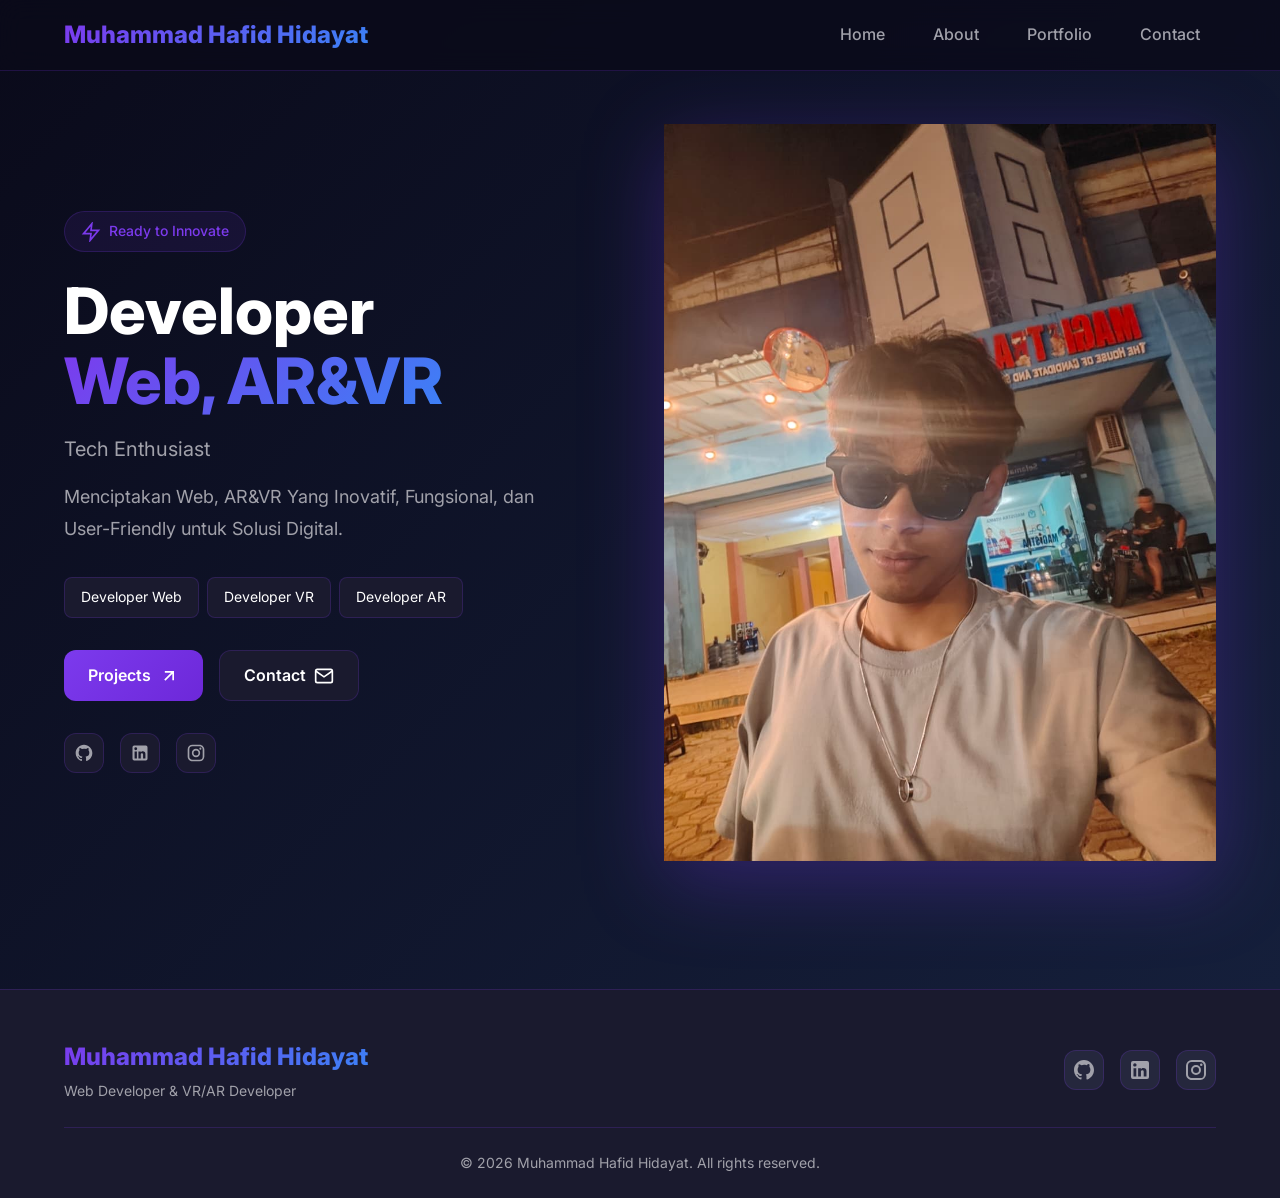
<file: index.html>
<!DOCTYPE html>
<html lang="id">
<head>
    <meta charset="UTF-8">
    <meta name="viewport" content="width=device-width, initial-scale=1.0">
    <title>Muhammad Hafid Hidayat - Home</title>
    <link rel="stylesheet" href="assets/css/style.css">
    <link rel="preconnect" href="https://fonts.googleapis.com">
    <link rel="preconnect" href="https://fonts.gstatic.com" crossorigin>
    <link href="https://fonts.googleapis.com/css2?family=Inter:wght@300;400;500;600;700;800&display=swap" rel="stylesheet">
</head>
<body data-page="home">
    <header class="header">
        <nav class="nav container">
            <div class="nav-brand">
                <a href="index.html" class="brand-link">Muhammad Hafid Hidayat</a>
            </div>
            <button class="nav-toggle" id="navToggle" aria-label="Toggle navigation">
                <span></span>
                <span></span>
                <span></span>
            </button>
            <ul class="nav-menu" id="navMenu">
                <li class="nav-item">
                    <a href="index.html" class="nav-link">Home</a>
                </li>
                <li class="nav-item">
                    <a href="about.html" class="nav-link">About</a>
                </li>
                <li class="nav-item">
                    <a href="portfolio.html" class="nav-link">Portfolio</a>
                </li>
                <li class="nav-item">
                    <a href="contact.html" class="nav-link">Contact</a>
                </li>
            </ul>
        </nav>
    </header>

    <main>
        <section class="hero" id="home">
            <div class="container">
                <div class="hero-content">
                    <div class="hero-text">
                        <div class="hero-badge">
                            <svg width="20" height="20" viewBox="0 0 24 24" fill="none" stroke="currentColor" stroke-width="2">
                                <path d="M13 2L3 14h9l-1 8 10-12h-9l1-8z"/>
                            </svg>
                            <span>Ready to Innovate</span>
                        </div>
                        <h1 class="hero-title">
                            Developer<br>
                            <span class="gradient-text">Web, AR&VR</span>
                        </h1>
                        <p class="hero-subtitle">Tech Enthusiast</p>
                        <p class="hero-description">
                            Menciptakan Web, AR&VR Yang Inovatif, Fungsional, dan User-Friendly untuk Solusi Digital.
                        </p>
                        <div class="hero-tags">
                            <span class="tag">Developer Web</span>
                            <span class="tag">Developer VR</span>
                            <span class="tag">Developer AR</span>
                        </div>
                        <div class="hero-buttons">
                            <a href="portfolio.html" class="btn btn-primary">
                                <span>Projects</span>
                                <svg width="20" height="20" viewBox="0 0 24 24" fill="none" stroke="currentColor" stroke-width="2">
                                    <path d="M7 7h10v10M7 17L17 7"/>
                                </svg>
                            </a>
                            <a href="contact.html" class="btn btn-secondary">
                                <span>Contact</span>
                                <svg width="20" height="20" viewBox="0 0 24 24" fill="none" stroke="currentColor" stroke-width="2">
                                    <path d="M4 4h16c1.1 0 2 .9 2 2v12c0 1.1-.9 2-2 2H4c-1.1 0-2-.9-2-2V6c0-1.1.9-2 2-2z"/>
                                    <polyline points="22,6 12,13 2,6"/>
                                </svg>
                            </a>
                        </div>
                        <div class="hero-social">
                            <a href="https://github.com/dayathaoet?tab=repositories" target="_blank" rel="noopener noreferrer" class="social-icon" aria-label="GitHub">
                                <svg width="20" height="20" viewBox="0 0 24 24" fill="currentColor">
                                    <path d="M12 2C6.477 2 2 6.477 2 12c0 4.42 2.865 8.17 6.839 9.49.5.092.682-.217.682-.482 0-.237-.008-.866-.013-1.7-2.782.603-3.369-1.34-3.369-1.34-.454-1.156-1.11-1.463-1.11-1.463-.908-.62.069-.608.069-.608 1.003.07 1.531 1.03 1.531 1.03.892 1.529 2.341 1.087 2.91.831.092-.646.35-1.086.636-1.336-2.22-.253-4.555-1.11-4.555-4.943 0-1.091.39-1.984 1.029-2.683-.103-.253-.446-1.27.098-2.647 0 0 .84-.269 2.75 1.025A9.578 9.578 0 0112 6.836c.85.004 1.705.114 2.504.336 1.909-1.294 2.747-1.025 2.747-1.025.546 1.377.203 2.394.1 2.647.64.699 1.028 1.592 1.028 2.683 0 3.842-2.339 4.687-4.566 4.935.359.309.678.919.678 1.852 0 1.336-.012 2.415-.012 2.743 0 .267.18.578.688.48C19.138 20.167 22 16.418 22 12c0-5.523-4.477-10-10-10z"/>
                                </svg>
                            </a>
                            <a href="https://www.linkedin.com/in/muhammad-hafid-hidayat-05b8251b3/" target="_blank" rel="noopener noreferrer" class="social-icon" aria-label="LinkedIn">
                                <svg width="20" height="20" viewBox="0 0 24 24" fill="currentColor">
                                    <path d="M19 3a2 2 0 012 2v14a2 2 0 01-2 2H5a2 2 0 01-2-2V5a2 2 0 012-2h14m-.5 15.5v-5.3a3.26 3.26 0 00-3.26-3.26c-.85 0-1.84.52-2.32 1.3v-1.11h-2.79v8.37h2.79v-4.93c0-.77.62-1.4 1.39-1.4a1.4 1.4 0 011.4 1.4v4.93h2.79M6.88 8.56a1.68 1.68 0 001.68-1.68c0-.93-.75-1.69-1.68-1.69a1.69 1.69 0 00-1.69 1.69c0 .93.76 1.68 1.69 1.68m1.39 9.94v-8.37H5.5v8.37h2.77z"/>
                                </svg>
                            </a>
                            <a href="https://www.instagram.com/key_lan41/" target="_blank" rel="noopener noreferrer" class="social-icon" aria-label="Instagram">
                                <svg width="20" height="20" viewBox="0 0 24 24" fill="currentColor">
                                    <path d="M7.8 2h8.4C19.4 2 22 4.6 22 7.8v8.4a5.8 5.8 0 01-5.8 5.8H7.8C4.6 22 2 19.4 2 16.2V7.8A5.8 5.8 0 017.8 2m-.2 2A3.6 3.6 0 004 7.6v8.8C4 18.39 5.61 20 7.6 20h8.8a3.6 3.6 0 003.6-3.6V7.6C20 5.61 18.39 4 16.4 4H7.6m9.65 1.5a1.25 1.25 0 011.25 1.25A1.25 1.25 0 0117.25 8 1.25 1.25 0 0116 6.75a1.25 1.25 0 011.25-1.25M12 7a5 5 0 015 5 5 5 0 01-5 5 5 5 0 01-5-5 5 5 0 015-5m0 2a3 3 0 00-3 3 3 3 0 003 3 3 3 0 003-3 3 3 0 00-3-3z"/>
                                </svg>
                            </a>
                        </div>
                    </div>
                    <div class="hero-visual">
                        <img src="Gambar/sanatai.jpeg" alt="Illustration of modern developer workspace with code editor, colorful gears, and technical icons representing frontend development" class="hero-image">
                    </div>
                </div>
            </div>
        </section>
    </main>

    <footer class="footer">
        <div class="container">
            <div class="footer-content">
                <div class="footer-brand">
                    <h3>Muhammad Hafid Hidayat</h3>
                    <p>Web Developer & VR/AR Developer</p>
                </div>
                <div class="footer-social">
                    <a href="https://github.com/dayathaoet?tab=repositories" target="_blank" rel="noopener noreferrer" class="social-link" aria-label="GitHub">
                        <svg width="24" height="24" viewBox="0 0 24 24" fill="currentColor"><path d="M12 2C6.477 2 2 6.477 2 12c0 4.42 2.865 8.17 6.839 9.49.5.092.682-.217.682-.482 0-.237-.008-.866-.013-1.7-2.782.603-3.369-1.34-3.369-1.34-.454-1.156-1.11-1.463-1.11-1.463-.908-.62.069-.608.069-.608 1.003.07 1.531 1.03 1.531 1.03.892 1.529 2.341 1.087 2.91.831.092-.646.35-1.086.636-1.336-2.22-.253-4.555-1.11-4.555-4.943 0-1.091.39-1.984 1.029-2.683-.103-.253-.446-1.27.098-2.647 0 0 .84-.269 2.75 1.025A9.578 9.578 0 0112 6.836c.85.004 1.705.114 2.504.336 1.909-1.294 2.747-1.025 2.747-1.025.546 1.377.203 2.394.1 2.647.64.699 1.028 1.592 1.028 2.683 0 3.842-2.339 4.687-4.566 4.935.359.309.678.919.678 1.852 0 1.336-.012 2.415-.012 2.743 0 .267.18.578.688.48C19.138 20.167 22 16.418 22 12c0-5.523-4.477-10-10-10z"/></svg>
                    </a>
                    <a href="https://www.linkedin.com/in/muhammad-hafid-hidayat-05b8251b3/" target="_blank" rel="noopener noreferrer" class="social-link" aria-label="LinkedIn">
                        <svg width="24" height="24" viewBox="0 0 24 24" fill="currentColor"><path d="M19 3a2 2 0 012 2v14a2 2 0 01-2 2H5a2 2 0 01-2-2V5a2 2 0 012-2h14m-.5 15.5v-5.3a3.26 3.26 0 00-3.26-3.26c-.85 0-1.84.52-2.32 1.3v-1.11h-2.79v8.37h2.79v-4.93c0-.77.62-1.4 1.39-1.4a1.4 1.4 0 011.4 1.4v4.93h2.79M6.88 8.56a1.68 1.68 0 001.68-1.68c0-.93-.75-1.69-1.68-1.69a1.69 1.69 0 00-1.69 1.69c0 .93.76 1.68 1.69 1.68m1.39 9.94v-8.37H5.5v8.37h2.77z"/></svg>
                    </a>
                    <a href="https://www.instagram.com/key_lan41/" target="_blank" rel="noopener noreferrer" class="social-link" aria-label="Instagram">
                        <svg width="24" height="24" viewBox="0 0 24 24" fill="currentColor"><path d="M7.8 2h8.4C19.4 2 22 4.6 22 7.8v8.4a5.8 5.8 0 01-5.8 5.8H7.8C4.6 22 2 19.4 2 16.2V7.8A5.8 5.8 0 017.8 2m-.2 2A3.6 3.6 0 004 7.6v8.8C4 18.39 5.61 20 7.6 20h8.8a3.6 3.6 0 003.6-3.6V7.6C20 5.61 18.39 4 16.4 4H7.6m9.65 1.5a1.25 1.25 0 011.25 1.25A1.25 1.25 0 0117.25 8 1.25 1.25 0 0116 6.75a1.25 1.25 0 011.25-1.25M12 7a5 5 0 015 5 5 5 0 01-5 5 5 5 0 01-5-5 5 5 0 015-5m0 2a3 3 0 00-3 3 3 3 0 003 3 3 3 0 003-3 3 3 0 00-3-3z"/></svg>
                    </a>
                </div>
            </div>
            <div class="footer-bottom">
                <p>&copy; <span id="year">2026</span> Muhammad Hafid Hidayat. All rights reserved.</p>
            </div>
        </div>
    </footer>

    <script src="assets/js/script.js"></script>
</body>
</html>
</file>
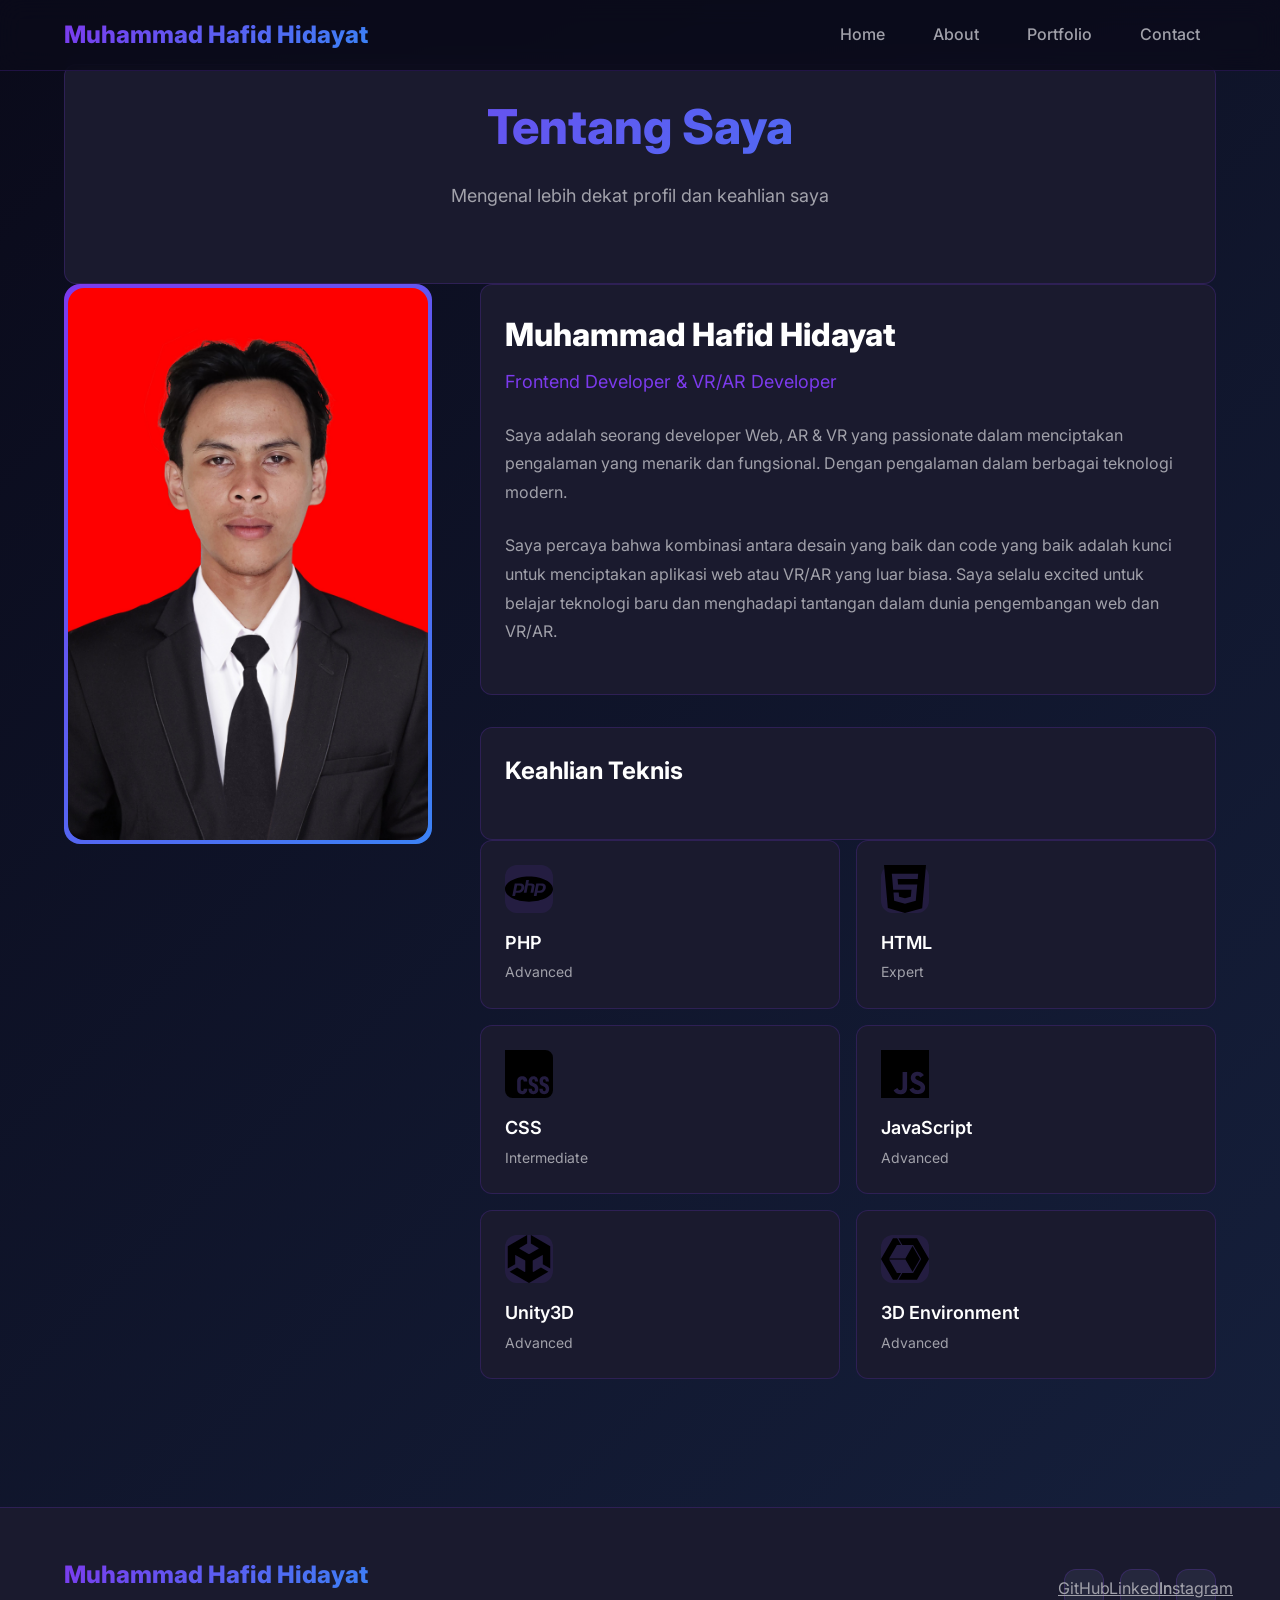
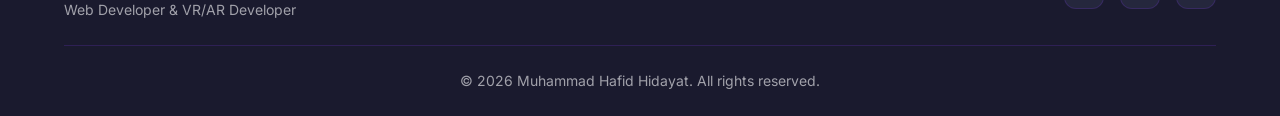
<file: about.html>
<!DOCTYPE html>
<html lang="id">
<head>
    <meta charset="UTF-8">
    <meta name="viewport" content="width=device-width, initial-scale=1.0">
    <title>Muhammad Hafid Hidayat - About</title>
    <link rel="stylesheet" href="assets/css/style.css">
    <link rel="preconnect" href="https://fonts.googleapis.com">
    <link rel="preconnect" href="https://fonts.gstatic.com" crossorigin>
    <link href="https://fonts.googleapis.com/css2?family=Inter:wght@300;400;500;600;700;800&display=swap" rel="stylesheet">
</head>
<body data-page="about">
    <header class="header">
        <nav class="nav container">
            <div class="nav-brand">
                <a href="index.html" class="brand-link">Muhammad Hafid Hidayat</a>
            </div>
            <button class="nav-toggle" id="navToggle" aria-label="Toggle navigation">
                <span></span>
                <span></span>
                <span></span>
            </button>
            <ul class="nav-menu" id="navMenu">
                <li class="nav-item"><a href="index.html" class="nav-link">Home</a></li>
                <li class="nav-item"><a href="about.html" class="nav-link">About</a></li>
                <li class="nav-item"><a href="portfolio.html" class="nav-link">Portfolio</a></li>
                <li class="nav-item"><a href="contact.html" class="nav-link">Contact</a></li>
            </ul>
        </nav>
    </header>

    <main>
        <section class="about" id="about">
            <div class="container">
                <div class="skill-card">
                    <div class="section-header">
                        <h2 class="section-title">Tentang Saya</h2>
                        <p class="section-subtitle">Mengenal lebih dekat profil dan keahlian saya</p>
                    </div>
                </div>
                <div class="about-content">
                    <div class="about-image-wrapper">
                        <div class="about-image">
                            <img src="Gambar/rapi.png" alt="Professional portrait photo of frontend developer in modern casual attire" class="profile-img">
                        </div>
                    </div>

                    <div class="about-text">
                        <div class="skill-card">
                            <h3 class="about-name">Muhammad Hafid Hidayat</h3>
                            <p class="about-role">Frontend Developer & VR/AR Developer</p>
                            <p class="about-description">
                                Saya adalah seorang developer Web, AR & VR yang passionate dalam menciptakan pengalaman yang menarik dan fungsional. Dengan pengalaman dalam berbagai teknologi modern.
                            </p>
                            <p class="about-description">
                                Saya percaya bahwa kombinasi antara desain yang baik dan code yang baik adalah kunci untuk menciptakan aplikasi web atau VR/AR yang luar biasa. Saya selalu excited untuk belajar teknologi baru dan menghadapi tantangan dalam dunia pengembangan web dan VR/AR.
                            </p>
                        </div>
                        <div class="skills-section">
                            <div class="skill-card">
                                <h4 class="skills-title">Keahlian Teknis</h4>
                            </div>
                            <div class="skills-grid">
                                <div class="skill-card">
                                    <div class="skill-icon">
                                        <svg role="img" viewBox="0 0 24 24" xmlns="http://www.w3.org/2000/svg"><title>PHP</title><path d="M7.01 10.207h-.944l-.515 2.648h.838c.556 0 .97-.105 1.242-.314.272-.21.455-.559.55-1.049.092-.47.05-.802-.124-.995-.175-.193-.523-.29-1.047-.29zM12 5.688C5.373 5.688 0 8.514 0 12s5.373 6.313 12 6.313S24 15.486 24 12c0-3.486-5.373-6.312-12-6.312zm-3.26 7.451c-.261.25-.575.438-.917.551-.336.108-.765.164-1.285.164H5.357l-.327 1.681H3.652l1.23-6.326h2.65c.797 0 1.378.209 1.744.628.366.418.476 1.002.33 1.752a2.836 2.836 0 0 1-.305.847c-.143.255-.33.49-.561.703zm4.024.715l.543-2.799c.063-.318.039-.536-.068-.651-.107-.116-.336-.174-.687-.174H11.46l-.704 3.625H9.388l1.23-6.327h1.367l-.327 1.682h1.218c.767 0 1.295.134 1.586.401s.378.7.263 1.299l-.572 2.944h-1.389zm7.597-2.265a2.782 2.782 0 0 1-.305.847c-.143.255-.33.49-.561.703a2.44 2.44 0 0 1-.917.551c-.336.108-.765.164-1.286.164h-1.18l-.327 1.682h-1.378l1.23-6.326h2.649c.797 0 1.378.209 1.744.628.366.417.477 1.001.331 1.751zM17.766 10.207h-.943l-.516 2.648h.838c.557 0 .971-.105 1.242-.314.272-.21.455-.559.551-1.049.092-.47.049-.802-.125-.995s-.524-.29-1.047-.29z"/></svg>
                                    </div>
                                    <h5 class="skill-name">PHP</h5>
                                    <p class="skill-level">Advanced</p>
                                </div>
                                <div class="skill-card">
                                    <div class="skill-icon">
                                        <svg role="img" viewBox="0 0 24 24" xmlns="http://www.w3.org/2000/svg"><title>HTML5</title><path d="M1.5 0h21l-1.91 21.563L11.977 24l-8.564-2.438L1.5 0zm7.031 9.75l-.232-2.718 10.059.003.23-2.622L5.412 4.41l.698 8.01h9.126l-.326 3.426-2.91.804-2.955-.81-.188-2.11H6.248l.33 4.171L12 19.351l5.379-1.443.744-8.157H8.531z"/></svg>
                                    </div>
                                    <h5 class="skill-name">HTML</h5>
                                    <p class="skill-level">Expert</p>
                                </div>
                                <div class="skill-card">
                                    <div class="skill-icon">
                                        <svg role="img" viewBox="0 0 24 24" xmlns="http://www.w3.org/2000/svg"><title>CSS</title><path d="M0 0v20.16A3.84 3.84 0 0 0 3.84 24h16.32A3.84 3.84 0 0 0 24 20.16V3.84A3.84 3.84 0 0 0 20.16 0Zm14.256 13.08c1.56 0 2.28 1.08 2.304 2.64h-1.608c.024-.288-.048-.6-.144-.84-.096-.192-.288-.264-.552-.264-.456 0-.696.264-.696.84-.024.576.288.888.768 1.08.72.288 1.608.744 1.92 1.296q.432.648.432 1.656c0 1.608-.912 2.592-2.496 2.592-1.656 0-2.4-1.032-2.424-2.688h1.68c0 .792.264 1.176.792 1.176.264 0 .456-.072.552-.24.192-.312.24-1.176-.048-1.512-.312-.408-.912-.6-1.32-.816q-.828-.396-1.224-.936c-.24-.36-.36-.888-.36-1.536 0-1.44.936-2.472 2.424-2.448m5.4 0c1.584 0 2.304 1.08 2.328 2.64h-1.608c0-.288-.048-.6-.168-.84-.096-.192-.264-.264-.528-.264-.48 0-.72.264-.72.84s.288.888.792 1.08c.696.288 1.608.744 1.92 1.296.264.432.408.984.408 1.656.024 1.608-.888 2.592-2.472 2.592-1.68 0-2.424-1.056-2.448-2.688h1.68c0 .744.264 1.176.792 1.176.264 0 .456-.072.552-.24.216-.312.264-1.176-.048-1.512-.288-.408-.888-.6-1.32-.816-.552-.264-.96-.576-1.2-.936s-.36-.888-.36-1.536c-.024-1.44.912-2.472 2.4-2.448m-11.031.018c.711-.006 1.419.198 1.839.63.432.432.672 1.128.648 1.992H9.336c.024-.456-.096-.792-.432-.96-.312-.144-.768-.048-.888.24-.12.264-.192.576-.168.864v3.504c0 .744.264 1.128.768 1.128a.65.65 0 0 0 .552-.264c.168-.24.192-.552.168-.84h1.776c.096 1.632-.984 2.712-2.568 2.688-1.536 0-2.496-.864-2.472-2.472v-4.032c0-.816.24-1.44.696-1.848.432-.408 1.146-.624 1.857-.63"/></svg>
                                    </div>
                                    <h5 class="skill-name">CSS</h5>
                                    <p class="skill-level">Intermediate</p>
                                </div>
                                <div class="skill-card">
                                    <div class="skill-icon">
                                        <svg role="img" viewBox="0 0 24 24" xmlns="http://www.w3.org/2000/svg"><title>JavaScript</title><path d="M0 0h24v24H0V0zm22.034 18.276c-.175-1.095-.888-2.015-3.003-2.873-.736-.345-1.554-.585-1.797-1.14-.091-.33-.105-.51-.046-.705.15-.646.915-.84 1.515-.66.39.12.75.42.976.9 1.034-.676 1.034-.676 1.755-1.125-.27-.42-.404-.601-.586-.78-.63-.705-1.469-1.065-2.834-1.034l-.705.089c-.676.165-1.32.525-1.71 1.005-1.14 1.291-.811 3.541.569 4.471 1.365 1.02 3.361 1.244 3.616 2.205.24 1.17-.87 1.545-1.966 1.41-.811-.18-1.26-.586-1.755-1.336l-1.83 1.051c.21.48.45.689.81 1.109 1.74 1.756 6.09 1.666 6.871-1.004.029-.09.24-.705.074-1.65l.046.067zm-8.983-7.245h-2.248c0 1.938-.009 3.864-.009 5.805 0 1.232.063 2.363-.138 2.711-.33.689-1.18.601-1.566.48-.396-.196-.597-.466-.83-.855-.063-.105-.11-.196-.127-.196l-1.825 1.125c.305.63.75 1.172 1.324 1.517.855.51 2.004.675 3.207.405.783-.226 1.458-.691 1.811-1.411.51-.93.402-2.07.397-3.346.012-2.054 0-4.109 0-6.179l.004-.056z"/></svg>
                                    </div>
                                    <h5 class="skill-name">JavaScript</h5>
                                    <p class="skill-level">Advanced</p>
                                </div>
                                <div class="skill-card">
                                    <div class="skill-icon">
                                        <svg role="img" viewBox="0 0 24 24" xmlns="http://www.w3.org/2000/svg"><title>Unity</title><path d="m12.9288 4.2939 3.7997 2.1929c.1366.077.1415.2905 0 .3675l-4.515 2.6076a.4192.4192 0 0 1-.4246 0L7.274 6.8543c-.139-.0745-.1415-.293 0-.3675l3.7972-2.193V0L1.3758 5.5977V16.793l3.7177-2.1456v-4.3858c-.0025-.1565.1813-.2682.318-.1838l4.5148 2.6076a.4252.4252 0 0 1 .2136.3676v5.2127c.0025.1565-.1813.2682-.3179.1838l-3.7996-2.1929-3.7178 2.1457L12 24l9.6954-5.5977-3.7178-2.1457-3.7996 2.1929c-.1341.082-.3229-.0248-.3179-.1838V13.053c0-.1565.087-.2956.2136-.3676l4.5149-2.6076c.134-.082.3228.0224.3179.1838v4.3858l3.7177 2.1456V5.5977L12.9288 0Z"/></svg>
                                    </div>
                                    <h5 class="skill-name">Unity3D</h5>
                                    <p class="skill-level">Advanced</p>
                                </div>
                                <div class="skill-card">
                                    <div class="skill-icon">
                                        <svg role="img" viewBox="0 0 24 24" xmlns="http://www.w3.org/2000/svg"><title>Open3D</title><path d="M5.998 1.606 0 12l5.998 10.394h2.094l1.954-3.383H7.952L4.06 12.268h8.149l3.56 6.157L19.483 12l-3.715-6.444-3.56 6.18H4.055l3.893-6.747h2.098L8.088 1.606Zm2.71 0 1.954 3.383h5.386L20.096 12l-4.044 7.011h-5.394l-1.954 3.383h9.294l.488-.847L24 12 18.002 1.606Z"/></svg>
                                    </div>
                                    <h5 class="skill-name">3D Environment</h5>
                                    <p class="skill-level">Advanced</p>
                                </div>
                            </div>
                        </div>
                    </div>
                </div>
            </div>
        </section>
    </main>

    <footer class="footer">
        <div class="container">
            <div class="footer-content">
                <div class="footer-brand">
                    <h3>Muhammad Hafid Hidayat</h3>
                    <p>Web Developer & VR/AR Developer</p>
                </div>
                <div class="footer-social">
                    <a href="https://github.com/dayathaoet?tab=repositories" target="_blank" rel="noopener noreferrer" class="social-link" aria-label="GitHub">GitHub</a>
                    <a href="https://www.linkedin.com/in/muhammad-hafid-hidayat-05b8251b3/" target="_blank" rel="noopener noreferrer" class="social-link" aria-label="LinkedIn">LinkedIn</a>
                    <a href="https://www.instagram.com/key_lan41/" target="_blank" rel="noopener noreferrer" class="social-link" aria-label="Instagram">Instagram</a>
                </div>
            </div>
            <div class="footer-bottom">
                <p>&copy; <span id="year">2026</span> Muhammad Hafid Hidayat. All rights reserved.</p>
            </div>
        </div>
    </footer>

    <script src="assets/js/script.js"></script>
</body>
</html>
</file>
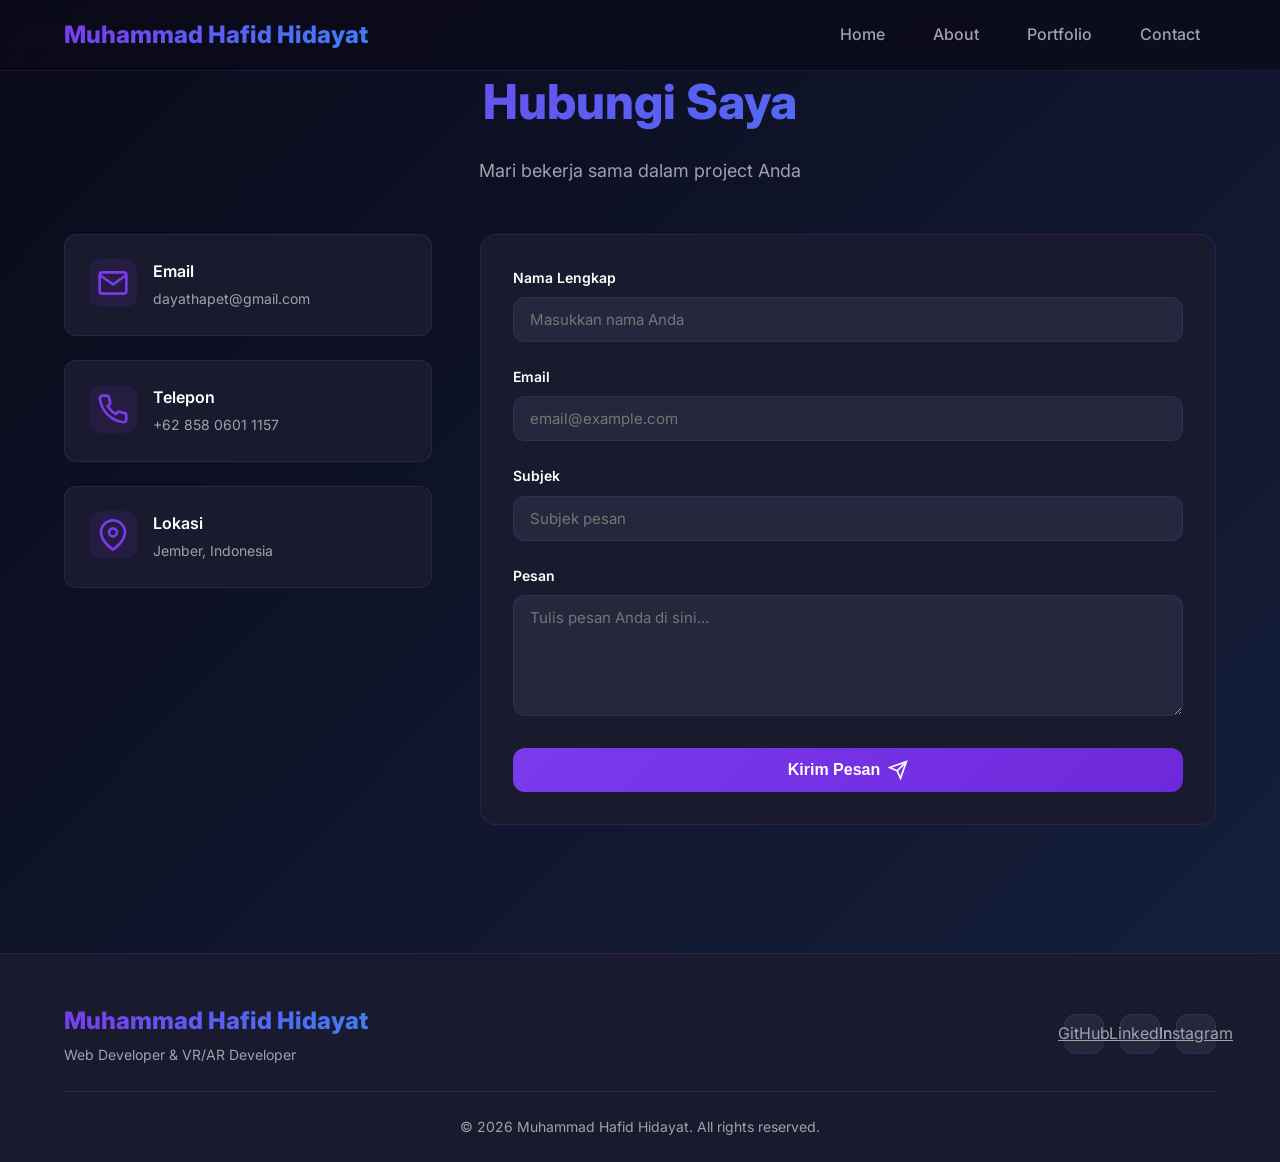
<file: contact.html>
<!DOCTYPE html>
<html lang="id">
<head>
    <meta charset="UTF-8">
    <meta name="viewport" content="width=device-width, initial-scale=1.0">
    <title>Muhammad Hafid Hidayat - Contact</title>
    <link rel="stylesheet" href="assets/css/style.css">
    <link rel="preconnect" href="https://fonts.googleapis.com">
    <link rel="preconnect" href="https://fonts.gstatic.com" crossorigin>
    <link href="https://fonts.googleapis.com/css2?family=Inter:wght@300;400;500;600;700;800&display=swap" rel="stylesheet">
</head>
<body data-page="contact">
    <header class="header">
        <nav class="nav container">
            <div class="nav-brand">
                <a href="index.html" class="brand-link">Muhammad Hafid Hidayat</a>
            </div>
            <button class="nav-toggle" id="navToggle" aria-label="Toggle navigation">
                <span></span>
                <span></span>
                <span></span>
            </button>
            <ul class="nav-menu" id="navMenu">
                <li class="nav-item"><a href="index.html" class="nav-link">Home</a></li>
                <li class="nav-item"><a href="about.html" class="nav-link">About</a></li>
                <li class="nav-item"><a href="portfolio.html" class="nav-link">Portfolio</a></li>
                <li class="nav-item"><a href="contact.html" class="nav-link">Contact</a></li>
            </ul>
        </nav>
    </header>

    <main>
        <section class="contact" id="contact">
            <div class="container">
                <div class="section-header">
                    <h2 class="section-title">Hubungi Saya</h2>
                    <p class="section-subtitle">Mari bekerja sama dalam project Anda</p>
                </div>
                <div class="contact-content">
                    <div class="contact-info">
                        <div class="contact-card">
                            <div class="contact-icon">
                                <svg width="32" height="32" viewBox="0 0 24 24" fill="none" stroke="currentColor" stroke-width="2"><path d="M4 4h16c1.1 0 2 .9 2 2v12c0 1.1-.9 2-2 2H4c-1.1 0-2-.9-2-2V6c0-1.1.9-2 2-2z"/><polyline points="22,6 12,13 2,6"/></svg>
                            </div>
                            <div class="contact-details">
                                <h4>Email</h4>
                                <p>dayathapet@gmail.com</p>
                            </div>
                        </div>
                        <div class="contact-card">
                            <div class="contact-icon">
                                <svg width="32" height="32" viewBox="0 0 24 24" fill="none" stroke="currentColor" stroke-width="2"><path d="M22 16.92v3a2 2 0 01-2.18 2 19.79 19.79 0 01-8.63-3.07 19.5 19.5 0 01-6-6 19.79 19.79 0 01-3.07-8.67A2 2 0 014.11 2h3a2 2 0 012 1.72 12.84 12.84 0 00.7 2.81 2 2 0 01-.45 2.11L8.09 9.91a16 16 0 006 6l1.27-1.27a2 2 0 012.11-.45 12.84 12.84 0 002.81.7A2 2 0 0122 16.92z"/></svg>
                            </div>
                            <div class="contact-details">
                                <h4>Telepon</h4>
                                <p>+62 858 0601 1157</p>
                            </div>
                        </div>
                        <div class="contact-card">
                            <div class="contact-icon">
                                <svg width="32" height="32" viewBox="0 0 24 24" fill="none" stroke="currentColor" stroke-width="2"><path d="M21 10c0 7-9 13-9 13s-9-6-9-13a9 9 0 0118 0z"/><circle cx="12" cy="10" r="3"/></svg>
                            </div>
                            <div class="contact-details">
                                <h4>Lokasi</h4>
                                <p>Jember, Indonesia</p>
                            </div>
                        </div>
                    </div>

                    <div class="contact-form-wrapper">
                        <form class="contact-form">
                            <div class="form-group">
                                <label for="name" class="form-label">Nama Lengkap</label>
                                <input type="text" id="name" name="name" class="form-input" placeholder="Masukkan nama Anda" required>
                            </div>
                            <div class="form-group">
                                <label for="email" class="form-label">Email</label>
                                <input type="email" id="email" name="email" class="form-input" placeholder="email@example.com" required>
                            </div>
                            <div class="form-group">
                                <label for="subject" class="form-label">Subjek</label>
                                <input type="text" id="subject" name="subject" class="form-input" placeholder="Subjek pesan" required>
                            </div>
                            <div class="form-group">
                                <label for="message" class="form-label">Pesan</label>
                                <textarea id="message" name="message" class="form-textarea" rows="5" placeholder="Tulis pesan Anda di sini..." required></textarea>
                            </div>
                            <button type="submit" class="btn btn-primary btn-full">
                                <span>Kirim Pesan</span>
                                <svg width="20" height="20" viewBox="0 0 24 24" fill="none" stroke="currentColor" stroke-width="2"><line x1="22" y1="2" x2="11" y2="13"/><polygon points="22 2 15 22 11 13 2 9 22 2"/></svg>
                            </button>
                        </form>
                    </div>
                </div>
            </div>
        </section>
    </main>

    <footer class="footer">
        <div class="container">
            <div class="footer-content">
                <div class="footer-brand">
                    <h3>Muhammad Hafid Hidayat</h3>
                    <p>Web Developer & VR/AR Developer</p>
                </div>
                <div class="footer-social">
                    <a href="https://github.com/dayathaoet?tab=repositories" target="_blank" rel="noopener noreferrer" class="social-link" aria-label="GitHub">GitHub</a>
                    <a href="https://www.linkedin.com/in/muhammad-hafid-hidayat-05b8251b3/" target="_blank" rel="noopener noreferrer" class="social-link" aria-label="LinkedIn">LinkedIn</a>
                    <a href="https://www.instagram.com/key_lan41/" target="_blank" rel="noopener noreferrer" class="social-link" aria-label="Instagram">Instagram</a>
                </div>
            </div>
            <div class="footer-bottom">
                <p>&copy; <span id="year">2026</span> Muhammad Hafid Hidayat. All rights reserved.</p>
            </div>
        </div>
    </footer>

    <script src="assets/js/script.js"></script>
</body>
</html>
</file>
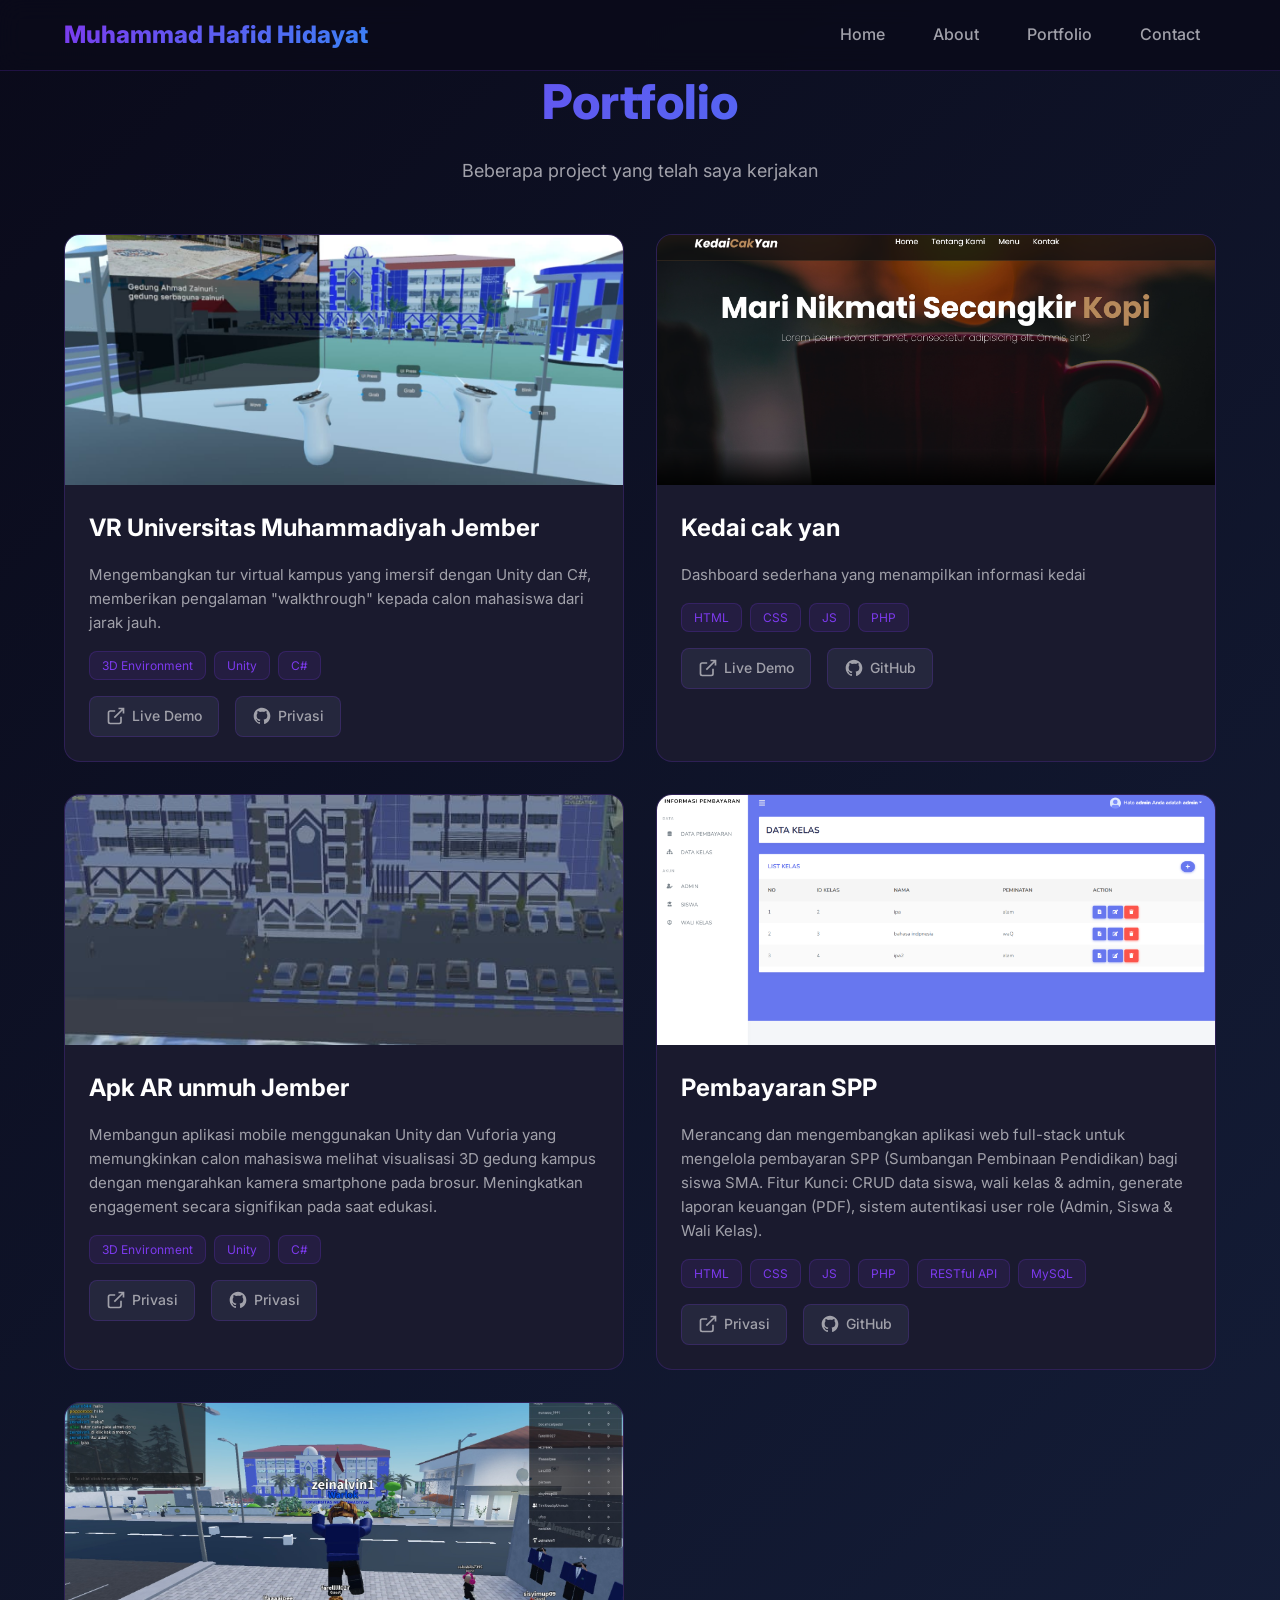
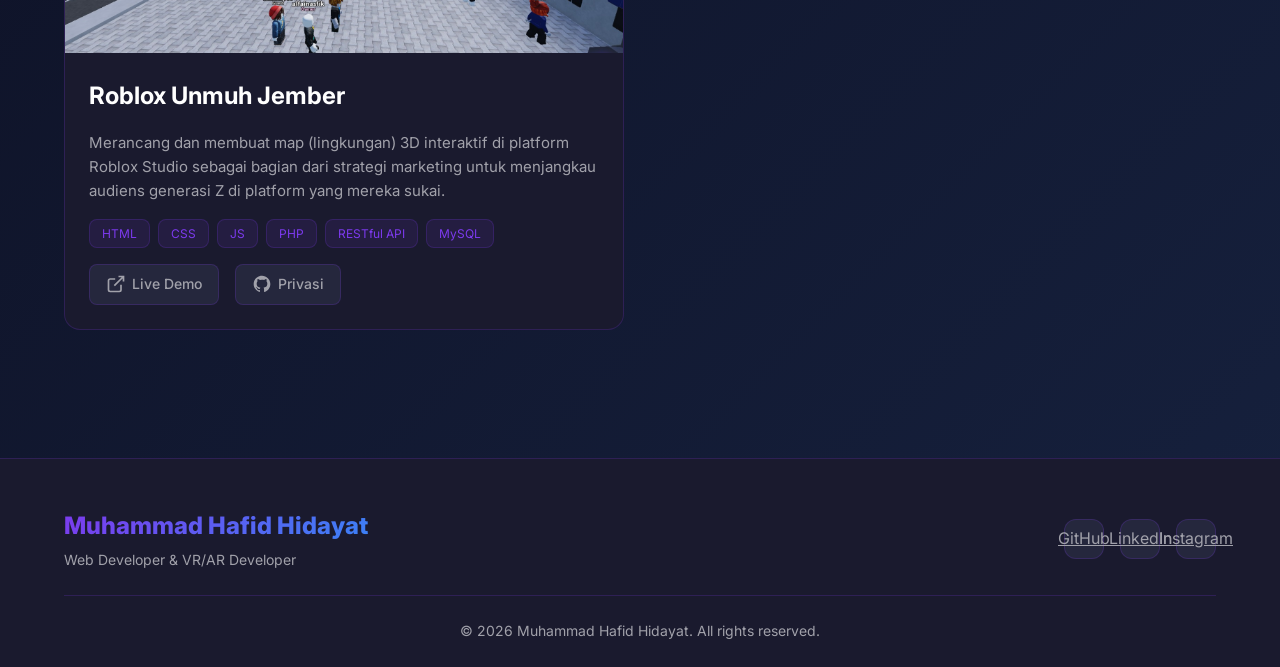
<file: portfolio.html>
<!DOCTYPE html>
<html lang="id">
<head>
    <meta charset="UTF-8">
    <meta name="viewport" content="width=device-width, initial-scale=1.0">
    <title>Muhammad Hafid Hidayat - Portfolio</title>
    <link rel="stylesheet" href="assets/css/style.css">
    <link rel="preconnect" href="https://fonts.googleapis.com">
    <link rel="preconnect" href="https://fonts.gstatic.com" crossorigin>
    <link href="https://fonts.googleapis.com/css2?family=Inter:wght@300;400;500;600;700;800&display=swap" rel="stylesheet">
</head>
<body data-page="portfolio">
    <header class="header">
        <nav class="nav container">
            <div class="nav-brand">
                <a href="index.html" class="brand-link">Muhammad Hafid Hidayat</a>
            </div>
            <button class="nav-toggle" id="navToggle" aria-label="Toggle navigation">
                <span></span>
                <span></span>
                <span></span>
            </button>
            <ul class="nav-menu" id="navMenu">
                <li class="nav-item"><a href="index.html" class="nav-link">Home</a></li>
                <li class="nav-item"><a href="about.html" class="nav-link">About</a></li>
                <li class="nav-item"><a href="portfolio.html" class="nav-link">Portfolio</a></li>
                <li class="nav-item"><a href="contact.html" class="nav-link">Contact</a></li>
            </ul>
        </nav>
    </header>

    <main>
        <section class="portfolio" id="portfolio">
            <div class="container">
                <div class="section-header">
                    <h2 class="section-title">Portfolio</h2>
                    <p class="section-subtitle">Beberapa project yang telah saya kerjakan</p>
                </div>
                <div class="portfolio-grid">
                    <div class="portfolio-card">
                        <div class="portfolio-image">
                            <img src="Gambar/VR.jpeg" alt="Screenshot of modern e-commerce platform with product grid, shopping cart, and clean user interface" class="project-img">
                        </div>
                        <div class="portfolio-content">
                            <h3 class="portfolio-title">VR Universitas Muhammadiyah Jember</h3>
                            <p class="portfolio-description">Mengembangkan tur virtual kampus yang imersif dengan Unity dan C#, memberikan pengalaman "walkthrough" kepada calon mahasiswa dari jarak jauh.</p>
                            <div class="portfolio-tags">
                                <span class="tag-small">3D Environment</span>
                                <span class="tag-small">Unity</span>
                                <span class="tag-small">C#</span>
                            </div>
                            <div class="portfolio-links">
                                <a href="https://www.youtube.com/watch?v=AMeeKv74dQA" class="project-link">
                                    <svg width="20" height="20" viewBox="0 0 24 24" fill="none" stroke="currentColor" stroke-width="2"><path d="M18 13v6a2 2 0 01-2 2H5a2 2 0 01-2-2V8a2 2 0 012-2h6M15 3h6v6M10 14L21 3"/></svg>
                                    <span>Live Demo</span>
                                </a>
                                <a href="#" class="project-link">
                                    <svg width="20" height="20" viewBox="0 0 24 24" fill="currentColor"><path d="M12 2C6.477 2 2 6.477 2 12c0 4.42 2.865 8.17 6.839 9.49.5.092.682-.217.682-.482 0-.237-.008-.866-.013-1.7-2.782.603-3.369-1.34-3.369-1.34-.454-1.156-1.11-1.463-1.11-1.463-.908-.62.069-.608.069-.608 1.003.07 1.531 1.03 1.531 1.03.892 1.529 2.341 1.087 2.91.831.092-.646.35-1.086.636-1.336-2.22-.253-4.555-1.11-4.555-4.943 0-1.091.39-1.984 1.029-2.683-.103-.253-.446-1.27.098-2.647 0 0 .84-.269 2.75 1.025A9.578 9.578 0 0112 6.836c.85.004 1.705.114 2.504.336 1.909-1.294 2.747-1.025 2.747-1.025.546 1.377.203 2.394.1 2.647.64.699 1.028 1.592 1.028 2.683 0 3.842-2.339 4.687-4.566 4.935.359.309.678.919.678 1.852 0 1.336-.012 2.415-.012 2.743 0 .267.18.578.688.48C19.138 20.167 22 16.418 22 12c0-5.523-4.477-10-10-10z"/></svg>
                                    <span>Privasi</span>
                                </a>
                            </div>
                        </div>
                    </div>

                    <div class="portfolio-card">
                        <div class="portfolio-image">
                            <img src="Gambar/kedai.png" alt="Screenshot of task management application showing kanban board with colorful task cards and project timeline" class="project-img">
                        </div>
                        <div class="portfolio-content">
                            <h3 class="portfolio-title">Kedai cak yan</h3>
                            <p class="portfolio-description">Dashboard sederhana yang menampilkan informasi kedai</p>
                            <div class="portfolio-tags">
                                <span class="tag-small">HTML</span>
                                <span class="tag-small">CSS</span>
                                <span class="tag-small">JS</span>
                                <span class="tag-small">PHP</span>
                            </div>
                            <div class="portfolio-links">
                                <a href="https://kenangan-kkn.github.io/kedai/" class="project-link">
                                    <svg width="20" height="20" viewBox="0 0 24 24" fill="none" stroke="currentColor" stroke-width="2"><path d="M18 13v6a2 2 0 01-2 2H5a2 2 0 01-2-2V8a2 2 0 012-2h6M15 3h6v6M10 14L21 3"/></svg>
                                    <span>Live Demo</span>
                                </a>
                                <a href="https://github.com/dayathaoet/kedai" class="project-link">
                                    <svg width="20" height="20" viewBox="0 0 24 24" fill="currentColor"><path d="M12 2C6.477 2 2 6.477 2 12c0 4.42 2.865 8.17 6.839 9.49.5.092.682-.217.682-.482 0-.237-.008-.866-.013-1.7-2.782.603-3.369-1.34-3.369-1.34-.454-1.156-1.11-1.463-1.11-1.463-.908-.62.069-.608.069-.608 1.003.07 1.531 1.03 1.531 1.03.892 1.529 2.341 1.087 2.91.831.092-.646.35-1.086.636-1.336-2.22-.253-4.555-1.11-4.555-4.943 0-1.091.39-1.984 1.029-2.683-.103-.253-.446-1.27.098-2.647 0 0 .84-.269 2.75 1.025A9.578 9.578 0 0112 6.836c.85.004 1.705.114 2.504.336 1.909-1.294 2.747-1.025 2.747-1.025.546 1.377.203 2.394.1 2.647.64.699 1.028 1.592 1.028 2.683 0 3.842-2.339 4.687-4.566 4.935.359.309.678.919.678 1.852 0 1.336-.012 2.415-.012 2.743 0 .267.18.578.688.48C19.138 20.167 22 16.418 22 12c0-5.523-4.477-10-10-10z"/></svg>
                                    <span>GitHub</span>
                                </a>
                            </div>
                        </div>
                    </div>

                    <div class="portfolio-card">
                        <div class="portfolio-image">
                            <img src="Gambar/AR.jpeg" alt="Screenshot of weather dashboard displaying current weather conditions with colorful charts and forecast cards" class="project-img">
                        </div>
                        <div class="portfolio-content">
                            <h3 class="portfolio-title">Apk AR unmuh Jember</h3>
                            <p class="portfolio-description">Membangun aplikasi mobile menggunakan Unity dan Vuforia yang memungkinkan calon mahasiswa melihat visualisasi 3D gedung kampus dengan mengarahkan kamera smartphone pada brosur. Meningkatkan engagement secara signifikan pada saat edukasi.</p>
                            <div class="portfolio-tags">
                                <span class="tag-small">3D Environment</span>
                                <span class="tag-small">Unity</span>
                                <span class="tag-small">C#</span>
                            </div>
                            <div class="portfolio-links">
                                <a href="#" class="project-link">
                                    <svg width="20" height="20" viewBox="0 0 24 24" fill="none" stroke="currentColor" stroke-width="2"><path d="M18 13v6a2 2 0 01-2 2H5a2 2 0 01-2-2V8a2 2 0 012-2h6M15 3h6v6M10 14L21 3"/></svg>
                                    <span>Privasi</span>
                                </a>
                                <a href="#" class="project-link">
                                    <svg width="20" height="20" viewBox="0 0 24 24" fill="currentColor"><path d="M12 2C6.477 2 2 6.477 2 12c0 4.42 2.865 8.17 6.839 9.49.5.092.682-.217.682-.482 0-.237-.008-.866-.013-1.7-2.782.603-3.369-1.34-3.369-1.34-.454-1.156-1.11-1.463-1.11-1.463-.908-.62.069-.608.069-.608 1.003.07 1.531 1.03 1.531 1.03.892 1.529 2.341 1.087 2.91.831.092-.646.35-1.086.636-1.336-2.22-.253-4.555-1.11-4.555-4.943 0-1.091.39-1.984 1.029-2.683-.103-.253-.446-1.27.098-2.647 0 0 .84-.269 2.75 1.025A9.578 9.578 0 0112 6.836c.85.004 1.705.114 2.504.336 1.909-1.294 2.747-1.025 2.747-1.025.546 1.377.203 2.394.1 2.647.64.699 1.028 1.592 1.028 2.683 0 3.842-2.339 4.687-4.566 4.935.359.309.678.919.678 1.852 0 1.336-.012 2.415-.012 2.743 0 .267.18.578.688.48C19.138 20.167 22 16.418 22 12c0-5.523-4.477-10-10-10z"/></svg>
                                    <span>Privasi</span>
                                </a>
                            </div>
                        </div>
                    </div>

                    <div class="portfolio-card">
                        <div class="portfolio-image">
                            <img src="Gambar/SPP.png" alt="Screenshot of social media analytics dashboard with engagement metrics, user statistics, and trending posts" class="project-img">
                        </div>
                        <div class="portfolio-content">
                            <h3 class="portfolio-title">Pembayaran SPP</h3>
                            <p class="portfolio-description">Merancang dan mengembangkan aplikasi web full-stack untuk mengelola pembayaran SPP (Sumbangan Pembinaan Pendidikan) bagi siswa SMA. Fitur Kunci: CRUD data siswa, wali kelas & admin, generate laporan keuangan (PDF), sistem autentikasi user role (Admin, Siswa & Wali Kelas).</p>
                            <div class="portfolio-tags">
                                <span class="tag-small">HTML</span>
                                <span class="tag-small">CSS</span>
                                <span class="tag-small">JS</span>
                                <span class="tag-small">PHP</span>
                                <span class="tag-small">RESTful API</span>
                                <span class="tag-small">MySQL</span>
                            </div>
                            <div class="portfolio-links">
                                <a href="#" class="project-link">
                                    <svg width="20" height="20" viewBox="0 0 24 24" fill="none" stroke="currentColor" stroke-width="2"><path d="M18 13v6a2 2 0 01-2 2H5a2 2 0 01-2-2V8a2 2 0 012-2h6M15 3h6v6M10 14L21 3"/></svg>
                                    <span>Privasi</span>
                                </a>
                                <a href="https://github.com/dayathaoet/Aplikasi-Pembayaran-SPP-Berbasis-Website" class="project-link">
                                    <svg width="20" height="20" viewBox="0 0 24 24" fill="currentColor"><path d="M12 2C6.477 2 2 6.477 2 12c0 4.42 2.865 8.17 6.839 9.49.5.092.682-.217.682-.482 0-.237-.008-.866-.013-1.7-2.782.603-3.369-1.34-3.369-1.34-.454-1.156-1.11-1.463-1.11-1.463-.908-.62.069-.608.069-.608 1.003.07 1.531 1.03 1.531 1.03.892 1.529 2.341 1.087 2.91.831.092-.646.35-1.086.636-1.336-2.22-.253-4.555-1.11-4.555-4.943 0-1.091.39-1.984 1.029-2.683-.103-.253-.446-1.27.098-2.647 0 0 .84-.269 2.75 1.025A9.578 9.578 0 0112 6.836c.85.004 1.705.114 2.504.336 1.909-1.294 2.747-1.025 2.747-1.025.546 1.377.203 2.394.1 2.647.64.699 1.028 1.592 1.028 2.683 0 3.842-2.339 4.687-4.566 4.935.359.309.678.919.678 1.852 0 1.336-.012 2.415-.012 2.743 0 .267.18.578.688.48C19.138 20.167 22 16.418 22 12c0-5.523-4.477-10-10-10z"/></svg>
                                    <span>GitHub</span>
                                </a>
                            </div>
                        </div>
                    </div>

                    <div class="portfolio-card">
                        <div class="portfolio-image">
                            <img src="Gambar/Roblox.jpeg" alt="Screenshot of social media analytics dashboard with engagement metrics, user statistics, and trending posts" class="project-img">
                        </div>
                        <div class="portfolio-content">
                            <h3 class="portfolio-title">Roblox Unmuh Jember</h3>
                            <p class="portfolio-description">Merancang dan membuat map (lingkungan) 3D interaktif di platform Roblox Studio sebagai bagian dari strategi marketing untuk menjangkau audiens generasi Z di platform yang mereka sukai.</p>
                            <div class="portfolio-tags">
                                <span class="tag-small">HTML</span>
                                <span class="tag-small">CSS</span>
                                <span class="tag-small">JS</span>
                                <span class="tag-small">PHP</span>
                                <span class="tag-small">RESTful API</span>
                                <span class="tag-small">MySQL</span>
                            </div>
                            <div class="portfolio-links">
                                <a href="https://www.roblox.com/id/games/140000223949265/Unmuh-Jember" class="project-link">
                                    <svg width="20" height="20" viewBox="0 0 24 24" fill="none" stroke="currentColor" stroke-width="2"><path d="M18 13v6a2 2 0 01-2 2H5a2 2 0 01-2-2V8a2 2 0 012-2h6M15 3h6v6M10 14L21 3"/></svg>
                                    <span>Live Demo</span>
                                </a>
                                <a href="#" class="project-link">
                                    <svg width="20" height="20" viewBox="0 0 24 24" fill="currentColor"><path d="M12 2C6.477 2 2 6.477 2 12c0 4.42 2.865 8.17 6.839 9.49.5.092.682-.217.682-.482 0-.237-.008-.866-.013-1.7-2.782.603-3.369-1.34-3.369-1.34-.454-1.156-1.11-1.463-1.11-1.463-.908-.62.069-.608.069-.608 1.003.07 1.531 1.03 1.531 1.03.892 1.529 2.341 1.087 2.91.831.092-.646.35-1.086.636-1.336-2.22-.253-4.555-1.11-4.555-4.943 0-1.091.39-1.984 1.029-2.683-.103-.253-.446-1.27.098-2.647 0 0 .84-.269 2.75 1.025A9.578 9.578 0 0112 6.836c.85.004 1.705.114 2.504.336 1.909-1.294 2.747-1.025 2.747-1.025.546 1.377.203 2.394.1 2.647.64.699 1.028 1.592 1.028 2.683 0 3.842-2.339 4.687-4.566 4.935.359.309.678.919.678 1.852 0 1.336-.012 2.415-.012 2.743 0 .267.18.578.688.48C19.138 20.167 22 16.418 22 12c0-5.523-4.477-10-10-10z"/></svg>
                                    <span>Privasi</span>
                                </a>
                            </div>
                        </div>
                    </div>
                </div>
            </div>
        </section>
    </main>

    <footer class="footer">
        <div class="container">
            <div class="footer-content">
                <div class="footer-brand">
                    <h3>Muhammad Hafid Hidayat</h3>
                    <p>Web Developer & VR/AR Developer</p>
                </div>
                <div class="footer-social">
                    <a href="https://github.com/dayathaoet?tab=repositories" target="_blank" rel="noopener noreferrer" class="social-link" aria-label="GitHub">GitHub</a>
                    <a href="https://www.linkedin.com/in/muhammad-hafid-hidayat-05b8251b3/" target="_blank" rel="noopener noreferrer" class="social-link" aria-label="LinkedIn">LinkedIn</a>
                    <a href="https://www.instagram.com/key_lan41/" target="_blank" rel="noopener noreferrer" class="social-link" aria-label="Instagram">Instagram</a>
                </div>
            </div>
            <div class="footer-bottom">
                <p>&copy; <span id="year">2026</span> Muhammad Hafid Hidayat. All rights reserved.</p>
            </div>
        </div>
    </footer>

    <script src="assets/js/script.js"></script>
</body>
</html>
</file>
<file: assets/css/style.css>
/* ===== RESET & BASE ===== */
* {
  margin: 0;
  padding: 0;
  box-sizing: border-box;
}

:root {
  --primary: #7c3aed;
  --primary-dark: #6d28d9;
  --secondary: #3b82f6;
  --accent: #06b6d4;
  --background: #0a0a1a;
  --surface: #1a1a2e;
  --surface-light: #25273d;
  --text-primary: #ffffff;
  --text-secondary: #a1a1aa;
  --border: rgba(124, 58, 237, 0.2);
  --success: #10b981;
  --error: #ef4444;
  
  --spacing-xs: 8px;
  --spacing-sm: 16px;
  --spacing-md: 24px;
  --spacing-lg: 32px;
  --spacing-xl: 48px;
  --spacing-2xl: 64px;
  
  --radius-sm: 8px;
  --radius-md: 12px;
  --radius-lg: 16px;
  --radius-full: 9999px;
  
  --transition: all 0.3s cubic-bezier(0.4, 0, 0.2, 1);
}

html {
  scroll-behavior: smooth;
}

body {
  font-family: 'Inter', -apple-system, BlinkMacSystemFont, 'Segoe UI', Roboto, Oxygen, Ubuntu, Cantarell, sans-serif;
  background: linear-gradient(135deg, var(--background) 0%, #16213e 100%);
  color: var(--text-primary);
  line-height: 1.6;
  min-height: 100vh;
  overflow-x: hidden;
}

.container {
  max-width: 1200px;
  margin: 0 auto;
  padding: 0 var(--spacing-md);
}

/* ===== HEADER & NAVIGATION ===== */
.header {
  position: fixed;
  top: 0;
  left: 0;
  right: 0;
  z-index: 100;
  background: rgba(10, 10, 26, 0.8);
  backdrop-filter: blur(12px);
  border-bottom: 1px solid var(--border);
  padding: var(--spacing-sm) 0;
}

.nav {
  display: flex;
  justify-content: space-between;
  align-items: center;
}

.nav-brand .brand-link {
  font-size: 24px;
  font-weight: 800;
  background: linear-gradient(135deg, var(--primary), var(--secondary));
  -webkit-background-clip: text;
  -webkit-text-fill-color: transparent;
  background-clip: text;
  text-decoration: none;
  transition: var(--transition);
}

.nav-brand .brand-link:hover {
  transform: translateY(-2px);
}

.nav-toggle {
  display: none;
  flex-direction: column;
  gap: 4px;
  background: none;
  border: none;
  cursor: pointer;
  padding: var(--spacing-xs);
}

.nav-toggle span {
  width: 24px;
  height: 2px;
  background: var(--text-primary);
  transition: var(--transition);
}

.nav-menu {
  display: flex;
  gap: var(--spacing-sm);
  list-style: none;
}

.nav-link {
  color: var(--text-secondary);
  text-decoration: none;
  padding: var(--spacing-xs) var(--spacing-sm);
  border-radius: var(--radius-sm);
  transition: var(--transition);
  font-weight: 500;
}

.nav-link:hover,
.nav-link.active {
  color: var(--text-primary);
  background: rgba(124, 58, 237, 0.1);
}

/* ===== HERO SECTION ===== */
.hero {
  min-height: 100vh;
  display: flex;
  align-items: center;
  padding: calc(var(--spacing-2xl) + 60px) 0 var(--spacing-2xl);
}

.hero-content {
  display: grid;
  grid-template-columns: 1fr 1fr;
  gap: var(--spacing-xl);
  align-items: center;
}

.hero-badge {
  display: inline-flex;
  align-items: center;
  gap: var(--spacing-xs);
  padding: var(--spacing-xs) var(--spacing-sm);
  background: rgba(124, 58, 237, 0.1);
  border: 1px solid var(--border);
  border-radius: var(--radius-full);
  color: var(--primary);
  font-size: 14px;
  font-weight: 500;
  margin-bottom: var(--spacing-md);
}

.hero-title {
  font-size: 64px;
  font-weight: 800;
  line-height: 1.1;
  margin-bottom: var(--spacing-sm);
}

.gradient-text {
  background: linear-gradient(135deg, var(--primary), var(--secondary));
  -webkit-background-clip: text;
  -webkit-text-fill-color: transparent;
  background-clip: text;
}

.hero-subtitle {
  font-size: 20px;
  color: var(--text-secondary);
  margin-bottom: var(--spacing-sm);
}

.hero-description {
  font-size: 18px;
  color: var(--text-secondary);
  line-height: 1.8;
  margin-bottom: var(--spacing-lg);
  max-width: 500px;
}

.hero-tags {
  display: flex;
  flex-wrap: wrap;
  gap: var(--spacing-xs);
  margin-bottom: var(--spacing-lg);
}

.tag {
  padding: var(--spacing-xs) var(--spacing-sm);
  background: var(--surface);
  border: 1px solid var(--border);
  border-radius: var(--radius-sm);
  font-size: 14px;
  color: var(--text-primary);
  transition: var(--transition);
}

.tag:hover {
  background: var(--surface-light);
  border-color: var(--primary);
  transform: translateY(-2px);
}

.hero-buttons {
  display: flex;
  gap: var(--spacing-sm);
  margin-bottom: var(--spacing-lg);
}

.btn {
  display: inline-flex;
  align-items: center;
  gap: var(--spacing-xs);
  padding: 12px 24px;
  border-radius: var(--radius-md);
  font-weight: 600;
  text-decoration: none;
  transition: var(--transition);
  cursor: pointer;
  border: none;
  font-size: 16px;
}

.btn-primary {
  background: linear-gradient(135deg, var(--primary), var(--primary-dark));
  color: var(--text-primary);
}

.btn-primary:hover {
  transform: translateY(-2px);
  box-shadow: 0 10px 30px rgba(124, 58, 237, 0.3);
}

.btn-secondary {
  background: var(--surface);
  color: var(--text-primary);
  border: 1px solid var(--border);
}

.btn-secondary:hover {
  background: var(--surface-light);
  border-color: var(--primary);
  transform: translateY(-2px);
}

.btn-full {
  width: 100%;
  justify-content: center;
}

.hero-social {
  display: flex;
  gap: var(--spacing-sm);
}

.social-icon {
  width: 40px;
  height: 40px;
  display: flex;
  align-items: center;
  justify-content: center;
  background: var(--surface);
  border: 1px solid var(--border);
  border-radius: var(--radius-md);
  color: var(--text-secondary);
  transition: var(--transition);
}

.social-icon:hover {
  background: var(--surface-light);
  border-color: var(--primary);
  color: var(--primary);
  transform: translateY(-2px);
}

.hero-visual {
  display: flex;
  justify-content: center;
  align-items: center;
}

.hero-image {
  width: 100%;
  max-width: 600px;
  height: auto;
  filter: drop-shadow(0 20px 40px rgba(124, 58, 237, 0.3));
  animation: float 6s ease-in-out infinite;
}

@keyframes float {
  0%, 100% {
    transform: translateY(0);
  }
  50% {
    transform: translateY(-20px);
  }
}

/* ===== SECTION COMMON ===== */
section {
  padding: var(--spacing-2xl) 0;
}

.section-header {
  text-align: center;
  margin-bottom: var(--spacing-xl);
}

.section-title {
  font-size: 48px;
  font-weight: 800;
  margin-bottom: var(--spacing-sm);
  background: linear-gradient(135deg, var(--primary), var(--secondary));
  -webkit-background-clip: text;
  -webkit-text-fill-color: transparent;
  background-clip: text;
}

.section-subtitle {
  font-size: 18px;
  color: var(--text-secondary);
}

/* ===== ABOUT SECTION ===== */
.about-content {
  display: grid;
  grid-template-columns: 1fr 2fr;
  gap: var(--spacing-xl);
  align-items: start;
}

.about-image-wrapper {
  position: sticky;
  top: 100px;
}

.about-image {
  position: relative;
  border-radius: var(--radius-lg);
  overflow: hidden;
  background: linear-gradient(135deg, var(--primary), var(--secondary));
  padding: 4px;
}

.profile-img {
  width: 100%;
  height: auto;
  display: block;
  border-radius: var(--radius-lg);
}

.about-name {
  font-size: 32px;
  font-weight: 800;
  margin-bottom: var(--spacing-xs);
}

.about-role {
  font-size: 18px;
  color: var(--primary);
  margin-bottom: var(--spacing-md);
}

.about-description {
  font-size: 16px;
  line-height: 1.8;
  color: var(--text-secondary);
  margin-bottom: var(--spacing-md);
}

.skills-section {
  margin-top: var(--spacing-lg);
}

.skills-title {
  font-size: 24px;
  font-weight: 700;
  margin-bottom: var(--spacing-md);
}

.skills-grid {
  display: grid;
  grid-template-columns: repeat(2, 1fr);
  gap: var(--spacing-sm);
}

.skill-card {
  padding: var(--spacing-md);
  background: var(--surface);
  border: 1px solid var(--border);
  border-radius: var(--radius-md);
  transition: var(--transition);
}

.skill-card:hover {
  background: var(--surface-light);
  border-color: var(--primary);
  transform: translateY(-4px);
}

.skill-icon {
  width: 48px;
  height: 48px;
  display: flex;
  align-items: center;
  justify-content: center;
  background: rgba(124, 58, 237, 0.1);
  border-radius: var(--radius-md);
  color: var(--primary);
  margin-bottom: var(--spacing-sm);
}

.skill-name {
  font-size: 18px;
  font-weight: 600;
  margin-bottom: 4px;
}

.skill-level {
  font-size: 14px;
  color: var(--text-secondary);
}

/* ===== PORTFOLIO SECTION ===== */
.portfolio-grid {
  display: grid;
  grid-template-columns: repeat(2, 1fr);
  gap: var(--spacing-lg);
}

.portfolio-card {
  background: var(--surface);
  border: 1px solid var(--border);
  border-radius: var(--radius-lg);
  overflow: hidden;
  transition: var(--transition);
}

.portfolio-card:hover {
  transform: translateY(-8px);
  border-color: var(--primary);
  box-shadow: 0 20px 40px rgba(124, 58, 237, 0.2);
}

.portfolio-image {
  position: relative;
  overflow: hidden;
  height: 250px;
}

.project-img {
  width: 100%;
  height: 100%;
  object-fit: cover;
  transition: var(--transition);
}

.portfolio-card:hover .project-img {
  transform: scale(1.05);
}

.portfolio-content {
  padding: var(--spacing-md);
}

.portfolio-title {
  font-size: 24px;
  font-weight: 700;
  margin-bottom: var(--spacing-sm);
}

.portfolio-description {
  font-size: 15px;
  line-height: 1.6;
  color: var(--text-secondary);
  margin-bottom: var(--spacing-sm);
}

.portfolio-tags {
  display: flex;
  flex-wrap: wrap;
  gap: var(--spacing-xs);
  margin-bottom: var(--spacing-sm);
}

.tag-small {
  padding: 4px 12px;
  background: rgba(124, 58, 237, 0.1);
  border: 1px solid var(--border);
  border-radius: var(--radius-sm);
  font-size: 12px;
  color: var(--primary);
}

.portfolio-links {
  display: flex;
  gap: var(--spacing-sm);
}

.project-link {
  display: inline-flex;
  align-items: center;
  gap: 6px;
  padding: 8px 16px;
  background: var(--surface-light);
  border: 1px solid var(--border);
  border-radius: var(--radius-sm);
  color: var(--text-secondary);
  text-decoration: none;
  font-size: 14px;
  font-weight: 500;
  transition: var(--transition);
}

.project-link:hover {
  color: var(--text-primary);
  border-color: var(--primary);
  background: rgba(124, 58, 237, 0.1);
}

/* ===== CONTACT SECTION ===== */
.contact-content {
  display: grid;
  grid-template-columns: 1fr 2fr;
  gap: var(--spacing-xl);
}

.contact-info {
  display: flex;
  flex-direction: column;
  gap: var(--spacing-md);
}

.contact-card {
  display: flex;
  gap: var(--spacing-sm);
  padding: var(--spacing-md);
  background: var(--surface);
  border: 1px solid var(--border);
  border-radius: var(--radius-md);
  transition: var(--transition);
}

.contact-card:hover {
  background: var(--surface-light);
  border-color: var(--primary);
  transform: translateX(4px);
}

.contact-icon {
  width: 48px;
  height: 48px;
  display: flex;
  align-items: center;
  justify-content: center;
  background: rgba(124, 58, 237, 0.1);
  border-radius: var(--radius-md);
  color: var(--primary);
  flex-shrink: 0;
}

.contact-details h4 {
  font-size: 16px;
  font-weight: 600;
  margin-bottom: 4px;
}

.contact-details p {
  font-size: 14px;
  color: var(--text-secondary);
}

.contact-form-wrapper {
  background: var(--surface);
  border: 1px solid var(--border);
  border-radius: var(--radius-lg);
  padding: var(--spacing-lg);
}

.alert {
  display: flex;
  align-items: center;
  gap: var(--spacing-sm);
  padding: var(--spacing-sm);
  border-radius: var(--radius-md);
  margin-bottom: var(--spacing-md);
  font-size: 14px;
}

.alert-success {
  background: rgba(16, 185, 129, 0.1);
  border: 1px solid rgba(16, 185, 129, 0.3);
  color: var(--success);
}

.alert-error {
  background: rgba(239, 68, 68, 0.1);
  border: 1px solid rgba(239, 68, 68, 0.3);
  color: var(--error);
}

.form-group {
  margin-bottom: var(--spacing-md);
}

.form-label {
  display: block;
  font-size: 14px;
  font-weight: 600;
  margin-bottom: var(--spacing-xs);
  color: var(--text-primary);
}

.form-input,
.form-textarea {
  width: 100%;
  padding: 12px 16px;
  background: var(--surface-light);
  border: 1px solid var(--border);
  border-radius: var(--radius-md);
  color: var(--text-primary);
  font-family: inherit;
  font-size: 15px;
  transition: var(--transition);
}

.form-input:focus,
.form-textarea:focus {
  outline: none;
  border-color: var(--primary);
  background: var(--surface);
}

.form-textarea {
  resize: vertical;
  min-height: 120px;
}

/* ===== FOOTER ===== */
.footer {
  background: var(--surface);
  border-top: 1px solid var(--border);
  padding: var(--spacing-xl) 0 var(--spacing-md);
  margin-top: var(--spacing-2xl);
}

.footer-content {
  display: flex;
  justify-content: space-between;
  align-items: center;
  margin-bottom: var(--spacing-md);
}

.footer-brand h3 {
  font-size: 24px;
  font-weight: 800;
  margin-bottom: 4px;
  background: linear-gradient(135deg, var(--primary), var(--secondary));
  -webkit-background-clip: text;
  -webkit-text-fill-color: transparent;
  background-clip: text;
}

.footer-brand p {
  font-size: 14px;
  color: var(--text-secondary);
}

.footer-social {
  display: flex;
  gap: var(--spacing-sm);
}

.social-link {
  width: 40px;
  height: 40px;
  display: flex;
  align-items: center;
  justify-content: center;
  background: var(--surface-light);
  border: 1px solid var(--border);
  border-radius: var(--radius-md);
  color: var(--text-secondary);
  transition: var(--transition);
}

.social-link:hover {
  background: rgba(124, 58, 237, 0.1);
  border-color: var(--primary);
  color: var(--primary);
  transform: translateY(-2px);
}

.footer-bottom {
  padding-top: var(--spacing-md);
  border-top: 1px solid var(--border);
  text-align: center;
}

.footer-bottom p {
  font-size: 14px;
  color: var(--text-secondary);
}

/* ===== RESPONSIVE ===== */
@media (max-width: 992px) {
  .hero-content,
  .about-content,
  .portfolio-grid {
    grid-template-columns: 1fr;
  }
  
  .hero-visual {
    order: -1;
  }
  
  .hero-title {
    font-size: 48px;
  }
  
  .section-title {
    font-size: 36px;
  }
  
  .skills-grid {
    grid-template-columns: repeat(2, 1fr);
  }
  
  .contact-content {
    grid-template-columns: 1fr;
  }
}

@media (max-width: 768px) {
  .nav-toggle {
    display: flex;
  }
  
  .nav-menu {
    position: fixed;
    top: 60px;
    left: -100%;
    width: 100%;
    flex-direction: column;
    background: rgba(10, 10, 26, 0.95);
    backdrop-filter: blur(12px);
    padding: var(--spacing-md);
    border-bottom: 1px solid var(--border);
    transition: var(--transition);
  }
  
  .nav-menu.active {
    left: 0;
  }
  
  .hero {
    padding-top: calc(var(--spacing-xl) + 60px);
  }
  
  .hero-title {
    font-size: 40px;
  }
  
  .hero-buttons {
    flex-direction: column;
  }
  
  .btn {
    width: 100%;
    justify-content: center;
  }
  
  .skills-grid {
    grid-template-columns: 1fr;
  }
  
  .footer-content {
    flex-direction: column;
    gap: var(--spacing-md);
    text-align: center;
  }
}

@media (max-width: 480px) {
  .hero-title {
    font-size: 32px;
  }
  
  .section-title {
    font-size: 28px;
  }
  
  .hero-tags {
    justify-content: center;
  }
  
  .hero-social {
    justify-content: center;
  }
}
</file>
